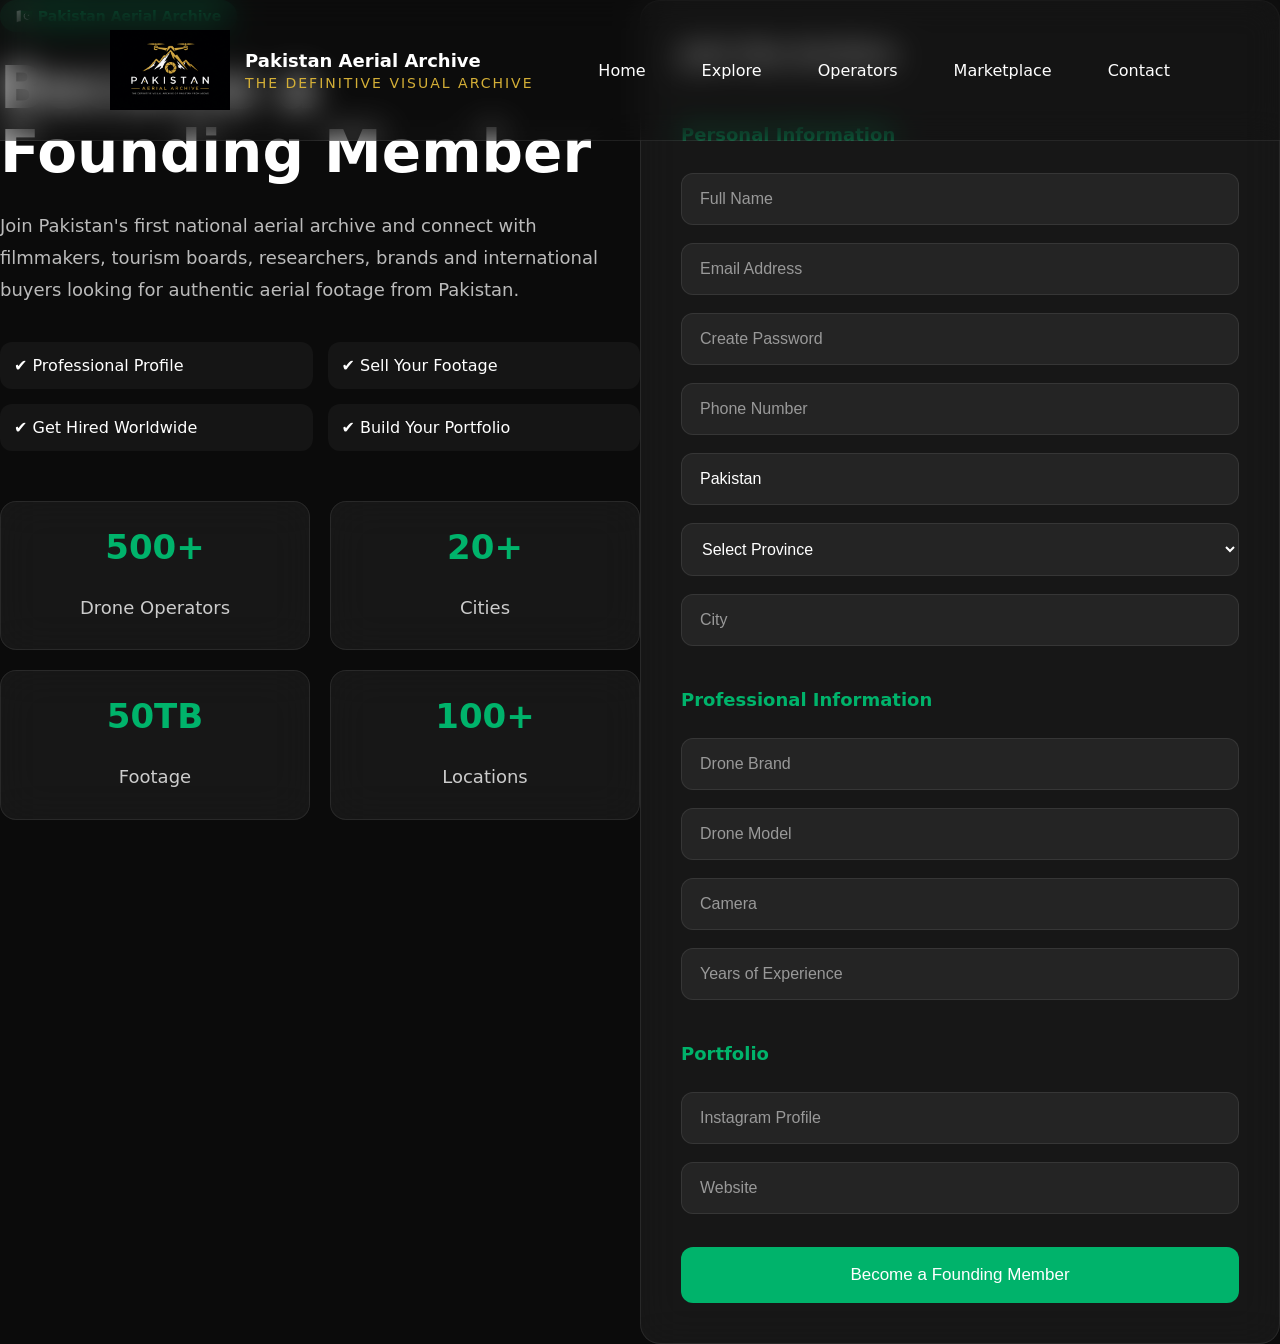
<file: join.html>
<!DOCTYPE html>
<html lang="en">

<head>

    <meta charset="UTF-8">

    <meta name="viewport" content="width=device-width, initial-scale=1.0">

    <title>Join the Archive | Pakistan Aerial Archive</title>

    <link rel="stylesheet" href="css/style.css">

    <link rel="stylesheet" href="css/join.css">

</head>

<body>

<header class="nav">

    <div class="container">

        <a href="index.html" class="logo">

            <img src="images/logo.png" alt="Pakistan Aerial Archive Logo">

            <div>

                <h2>Pakistan Aerial Archive</h2>

                <span>The Definitive Visual Archive</span>

            </div>

        </a>

        <nav>

            <a href="index.html">Home</a>

            <a href="#">Explore</a>

            <a href="#">Operators</a>

            <a href="#">Marketplace</a>

            <a href="#">Contact</a>

        </nav>

    </div>

</header>


<section class="join-page">

    <div class="join-left">

    <span class="tag">🇵🇰 Pakistan Aerial Archive</span>

    <h1>Become a Founding Member</h1>

    <p>
        Join Pakistan's first national aerial archive and connect with filmmakers,
        tourism boards, researchers, brands and international buyers looking for
        authentic aerial footage from Pakistan.
    </p>

    <div class="benefits">

        <div>✔ Professional Profile</div>

        <div>✔ Sell Your Footage</div>

        <div>✔ Get Hired Worldwide</div>

        <div>✔ Build Your Portfolio</div>

    </div>

    <div class="stats">

        <div class="stat-card">
            <h2>500+</h2>
            <p>Drone Operators</p>
        </div>

        <div class="stat-card">
            <h2>20+</h2>
            <p>Cities</p>
        </div>

        <div class="stat-card">
            <h2>50TB</h2>
            <p>Footage</p>
        </div>

        <div class="stat-card">
            <h2>100+</h2>
            <p>Locations</p>
        </div>

    </div>

</div>

    <div class="join-right">

    <h2>Join the Archive</h2>

    <form class="join-form" id="joinForm">

<h3 class="form-heading">Personal Information</h3>

<input type="text" id="fullName" placeholder="Full Name" required>

<input type="email" id="email" placeholder="Email Address" required>

<input type="password" id="password" placeholder="Create Password" required>

<input type="tel" id="phone" placeholder="Phone Number">

<input type="text" id="country" value="Pakistan">

<select id="province">
    <option>Select Province</option>
    <option>Punjab</option>
    <option>Sindh</option>
    <option>Khyber Pakhtunkhwa</option>
    <option>Balochistan</option>
    <option>Gilgit Baltistan</option>
    <option>Azad Jammu & Kashmir</option>
    <option>Islamabad Capital Territory</option>
</select>

<input type="text" id="city" placeholder="City">

<h3 class="form-heading">Professional Information</h3>

<input type="text" id="droneBrand" placeholder="Drone Brand">

<input type="text" id="droneModel" placeholder="Drone Model">

<input type="text" id="camera" placeholder="Camera">

<input type="number" id="experience" placeholder="Years of Experience">

<h3 class="form-heading">Portfolio</h3>

<input type="url" id="instagram" placeholder="Instagram Profile">

<input type="url" id="website" placeholder="Website">

<button type="submit">
Become a Founding Member
</button>

</form>

</div>

</section>
<script type="module" src="js/auth.js"></script>
</body>

</html>
</file>
<file: css/style.css>
*{margin:0;padding:0;box-sizing:border-box}body{font-family:system-ui,sans-serif;background:#0b0b0b;color:#fff}
.nav{position:fixed;top:0;left:0;right:0;display:flex;justify-content:space-between;align-items:center;padding:18px 5%;background:rgba(0,0,0,.25);backdrop-filter:blur(12px);z-index:10}
.logo{display:flex;align-items:center;gap:10px}.logo img{height:42px}.logo span{font-weight:700}
nav a{color:#fff;text-decoration:none;margin-left:22px}
.hero{height:100vh;position:relative;display:flex;align-items:center}.hero-img,.overlay{position:absolute;inset:0;width:100%;height:100%}.hero-img{
object-fit:cover;object-position:center;}.overlay{background:linear-gradient(to right,rgba(0,0,0,.75),rgba(0,0,0,.25))}
.hero-content{position:relative;z-index:2;max-width:700px;padding:170px 8% 0;}.hero h1{font-size:72px;line-height:1}.hero p{margin:20px 0;color:#d4af37;font-size:20px}
.btn{display:inline-block;padding:14px 26px;border-radius:40px;text-decoration:none;margin-right:10px}.gold{background:#d4af37;color:#111}.ghost{border:1px solid #fff;color:#fff}
.section{padding:90px 8%}.section h2{text-align:center;margin-bottom:35px}.grid{display:grid;grid-template-columns:repeat(auto-fit,minmax(280px,1fr));gap:24px}.tile{background:#151515;border-radius:16px;overflow:hidden}.tile img{width:100%;height:240px;object-fit:cover}.tile h3{padding:16px}.dark{background:#111}.chips{display:flex;flex-wrap:wrap;justify-content:center;gap:12px}.chips span{padding:12px 20px;border:1px solid #333;border-radius:30px}footer{text-align:center;padding:30px;background:#000}
@media(max-width:768px){nav{display:none}.logo span{display:none}.hero h1{font-size:44px}}
.nav{
    position:fixed;
    top:0;
    left:0;
    width:100%;
    z-index:999;
    background:rgba(15,15,15,.35);
    backdrop-filter:blur(16px);
    -webkit-backdrop-filter:blur(16px);
    border-bottom:1px solid rgba(255,255,255,.08);
}

.container{
    width:min(92%,1400px);
    margin:auto;
    display:flex;
    align-items:center;
    justify-content:space-between;
    padding:12px 0;
}

.logo{
    display:flex;
    align-items:center;
    gap:15px;
    text-decoration:none;
}

.logo img{
    width:120px;
    height:auto;
    display:block;
}

.logo h2{
    color:#fff;
    font-size:18px;
    margin-bottom:2px;
}

.logo span{
    display:block;
    margin-top:4px;
    font-size:14px;
    font-weight:500;
    letter-spacing:2px;
    text-transform:uppercase;
    color:#D4AF37;
    opacity:1;
}

nav{
    display:flex;
    gap:34px;
}

nav a{
    color:white;
    text-decoration:none;
    font-weight:500;
    transition:.3s;
    position:relative;
}

nav a:hover{
    color:#d4af37;
}

nav a::after{
    content:'';
    position:absolute;
    bottom:-4px;
    left:0;
    width:0;
    height:1.5px;
    background:#d4af37;
    transition:.3s;
}

nav a:hover::after{
    width:100%;
}
/* ==========================
   Hamburger Menu
========================== */

.menu-toggle{
    display:none;
    font-size:32px;
    color:#fff;
    cursor:pointer;
    user-select:none;
}

#nav-menu{
    display:flex;
    gap:34px;
}
/* =======================================
   Responsive Design
======================================= */
@media (max-width:768px){

    .container{
        flex-direction:row;
        justify-content:space-between;
        align-items:center;
    }

    .logo{
        flex-direction:row;
    }

    .logo img{
        width:70px;
    }

    .logo h2{
        font-size:18px;
    }

    .logo span{
        font-size:10px;
    }

    .menu-toggle{
        display:block;
    }

    #nav-menu{
        position:absolute;
        top:100%;
        left:0;
        width:100%;
        background:#111;
        display:none;
        flex-direction:column;
        align-items:center;
        padding:25px 0;
        gap:20px;
    }

    #nav-menu.active{
        display:flex;
    }

    .hero-content{
        padding:160px 25px 80px;
        text-align:center;
    }

    .hero h1{
        font-size:42px;
    }

    .hero p{
        font-size:18px;
    }

    .btn{
        display:block;
        width:100%;
        margin:12px 0;
    }

}
@media (max-width:480px){

    .hero h1{
        font-size:36px;
    }

    .hero p{
        font-size:16px;
    }

    .logo img{
        width:70px;
    }

    .logo h2{
        font-size:20px;
    }

    nav{
        gap:12px;
    }

    nav a{
        font-size:14px;
    }

}
@media (max-width:1024px){

}
</file>
<file: css/join.css>
.join-page{

    min-height:calc(100vh - 90px);
    display:grid;
    grid-template-columns:1fr 1fr;
    align-items:stretch;
    .join-left,
.join-right
}

    display:grid;

    grid-template-columns:1fr 1fr;

    background:linear-gradient(
rgba(0,0,0,.82),
rgba(0,0,0,.82)
),
url("../images/hero.jpeg");

background-size:cover;

background-position:center;;

    padding:120px 8% 80px;

    gap:60px;

}

.join-left{

    display:flex;

    flex-direction:column;

    justify-content:center;

}

.join-left h1{

    font-size:58px;

    color:#fff;

    line-height:1.1;

}

.join-left p{

    color:#bbb;

    font-size:18px;

    margin-top:25px;

    line-height:1.8;

}

.join-right{

    background:rgba(255,255,255,.05);

    backdrop-filter:blur(20px);

    border-radius:20px;

    padding:40px;

    border:1px solid rgba(255,255,255,.08);

}
.join-form{

    display:flex;

    flex-direction:column;

    gap:18px;

    margin-top:30px;

}

.join-form input{

    background:rgba(255,255,255,.06);

    border:1px solid rgba(255,255,255,.08);

    padding:16px 18px;

    border-radius:12px;

    color:#fff;

    font-size:16px;

    outline:none;

    transition:.3s;

}

.join-form input::placeholder{

    color:#999;

}

.join-form input:focus{

    border-color:#00B36B;

    box-shadow:0 0 20px rgba(0,179,107,.3);

}

.join-form button{

    margin-top:15px;

    background:#00B36B;

    color:#fff;

    border:none;

    padding:18px;

    border-radius:12px;

    font-size:17px;

    cursor:pointer;

    transition:.3s;

}

.join-form button:hover{

    transform:translateY(-3px);

    box-shadow:0 15px 30px rgba(0,179,107,.35);

}
.tag{

    display:inline-block;

    background:rgba(0,179,107,.15);

    color:#00B36B;

    padding:8px 16px;

    border-radius:30px;

    margin-bottom:25px;

    font-size:14px;

    font-weight:600;

}

.benefits{

    display:grid;

    grid-template-columns:1fr 1fr;

    gap:15px;

    margin-top:35px;

    color:white;

}

.benefits div{

    background:rgba(255,255,255,.04);

    padding:14px;

    border-radius:12px;

}

.stats{

    display:grid;

    grid-template-columns:repeat(2,1fr);

    gap:20px;

    margin-top:50px;

}

.stat-card{

    background:rgba(255,255,255,.05);

    backdrop-filter:blur(20px);

    border:1px solid rgba(255,255,255,.08);

    padding:25px;

    border-radius:16px;

    text-align:center;

}

.stat-card h2{

    color:#00B36B;

    font-size:34px;

    margin-bottom:10px;

}

.stat-card p{

    color:#ccc;

}.form-heading{

    margin-top:25px;

    margin-bottom:10px;

    color:#00B36B;

    font-size:18px;

    font-weight:600;

}.join-form select{

    background:rgba(255,255,255,.06);

    border:1px solid rgba(255,255,255,.08);

    padding:16px;

    border-radius:12px;

    color:#fff;

    font-size:16px;

    outline:none;

}
</file>
